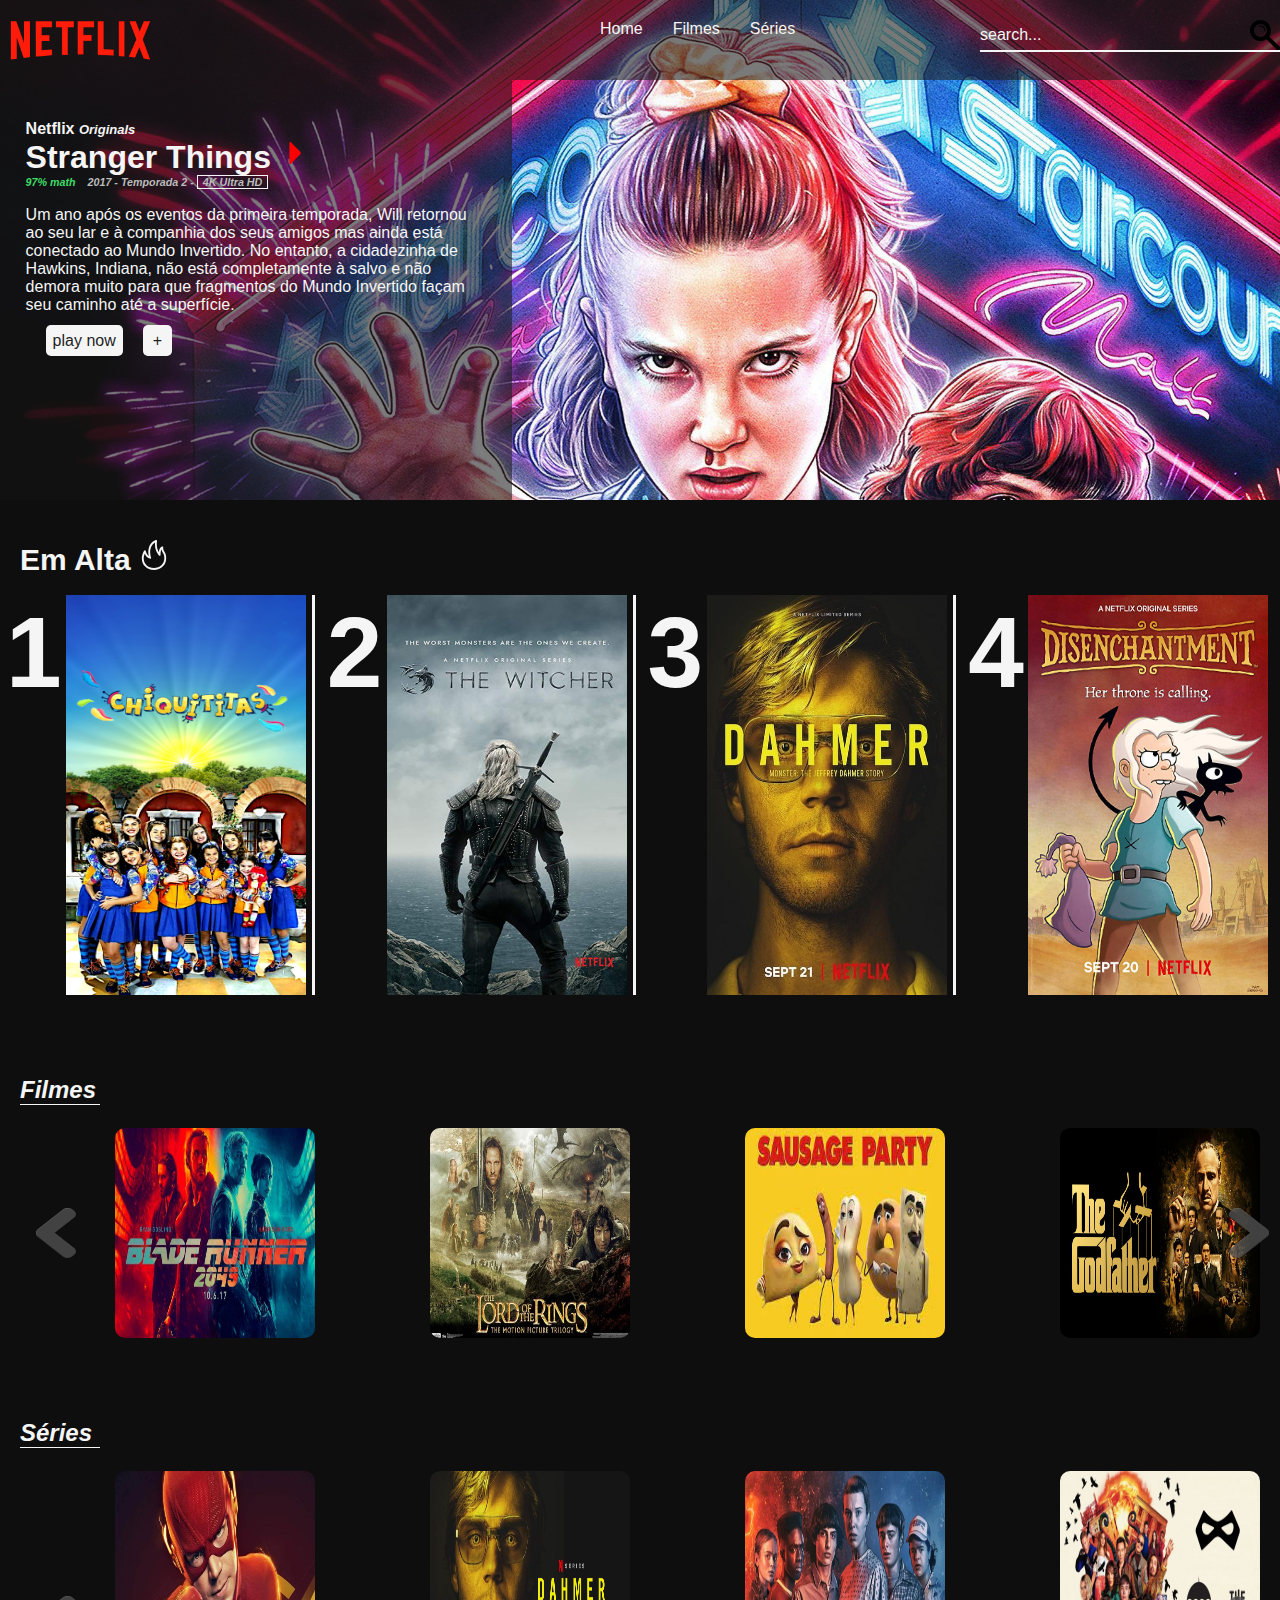
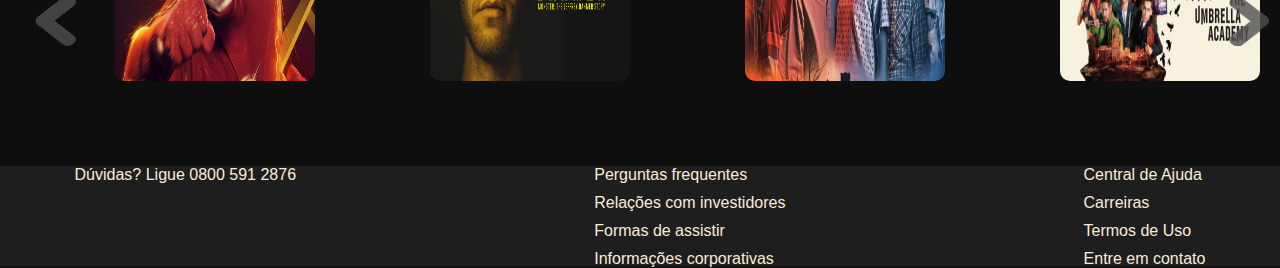
<file: index.html>
<!DOCTYPE html>
<html lang="en">
<head>
    <meta charset="UTF-8">
    <meta name="viewport" content="width=device-width, initial-scale=1.0">
    <title>Document</title>
    <link rel="stylesheet" href="style.css">
</head>
<body>
    <div id="top">
        <div id="menu_superior"> 
            <img src="imagens/logo.png" height="50%" style="margin-top: 20px ; margin-left: 10px; float: left;" alt="">
                <div id="conteudo_menu_sup">
                    <ul>
                        <li id="primeiro"><a href="index.html">Home</a></li>
                        <li><a href="filme.html">Filmes</a></li>
                        <li><a href="serie.html">Séries</a></li>
                    </ul>
                    <input type="text" placeholder="search...">
                </div>
        </div>
        <div id="titulo_destaque">
            <div id="conteudo_dest">
                <h4>Netflix <span>Originals</span></h4>
                <h1>Stranger Things&nbsp;<img src="imagens/triangle-right-svgrepo-com.svg" style="height: 30px;" alt=""></h1>
                <h6>97% math &nbsp;&nbsp;&nbsp;<Span>2017 - Temporada 2 - </Span> <Span class="square">4K Ultra HD</Span></h6><br>
                <p>Um ano após os eventos da primeira temporada, Will retornou ao seu lar e à companhia dos seus amigos mas ainda está conectado ao Mundo Invertido. No entanto, a cidadezinha de Hawkins, Indiana, não está completamente à salvo e não demora muito para que fragmentos do Mundo Invertido façam seu caminho até a superfície.</p>
                <br><a href="serie_modelo.html" id="play">play now</a><a href="" id="plus">+</a>
            </div>
        </div>
        <div id="onfire">
            <h6>Em Alta <img src="imagens/fire-svgrepo-com.svg" style="width: 30px;" stalt=""></h6>
            <br>
            <div id="grade_lugar">
                <div class="lugar"><h2>1</h2><img src="imagens/onfire/chiquititas.jpg" alt=""></div>
                <div class="lugar"><h2>2</h2><img src="imagens/onfire/1012564.entity.jpg" alt=""></div>
                <div class="lugar"><h2>3</h2><img src="imagens/onfire/dahmer-monster-the-jeffrey-dahmer-story-featured-1280x720-1.jpg" alt=""></div>
                <div class="lugar" id="ultimo"><h2>4</h2><img src="imagens/onfire/0249008.jpg" alt=""></div>
            </div>
        </div><br><br>

        <div id="filmes">
            <h2>Filmes</h2><br>
            <div id="seçoes">
                
                <div class="cards-conteiner">
                    
                    <input type="radio" name="dot" id="one">
                    <input type="radio" name="dot" id="two">
    
                    <div class="main-cards">
                        <div class="cards">
                            <div class="card">
                                <div class="content-card">
                                    <div class="img-card">
                                       
                                        <div class="produto">
                                                <img src="imagens/filmes/Blade-Runner-2049-banner.jpg" alt="">                     
                                            <div class="descrisão-produto">
                                                <h1>Blade Runner 2049</h1>

                                                <div id="clasificacao">
                                                <img src="imagens/estrela.png" style="width:15px; height: 15px;" alt="">
                                                <img src="imagens/estrela.png" style="width:15px; height: 15px;" alt="">
                                                <img src="imagens/estrela.png" style="width:15px; height: 15px;" alt="">
                                                <img src="imagens/estrela.png" style="width:15px; height: 15px;" alt="">
                                                <img src="imagens/estrela.png" style="width:15px; height: 15px;" alt="">                                                    
                                                </div>

                                                <p>
                                                    Trinta anos após os acontecimentos do primeiro filme, a humanidade está novamente ameaçada.
                                                </p>
                                            </div> 
                                        </div>
                                        
                                    </div>            
                                </div>
                            </div>
                        </div>
                        <div class="cards">
                            <div class="card">
                                <div class="content-card">
                                    <div class="img-card">
                                       
                                        <div class="produto">
                                                <img src="imagens/filmes/91Ju+9pP9kL._AC_UF894,1000_QL80_.jpg " alt="">                     
                                            <div class="descrisão-produto">
                                                <h1>O Senhor dos Anéis</h1>
                                                <div id="clasificacao">
                                                    <img src="imagens/estrela.png" style="width:15px; height: 15px;" alt="">
                                                    <img src="imagens/estrela.png" style="width:15px; height: 15px;" alt="">
                                                    <img src="imagens/estrela.png" style="width:15px; height: 15px;" alt="">
                                                    <img src="imagens/estrela.png" style="width:15px; height: 15px;" alt="">
                                                    <img src="imagens/estrela.png" style="width:15px; height: 15px;" alt="">                                                    
                                                    </div>
                                                <p>
                                                    Numa terra fantástica e única, chamada Terra-Média, um hobbit recebe de presente de seu tio, um anel mágico e maligno. 
                                                </p>
                                            </div> 
                                        </div>
                                        
                                    </div>            
                                </div>
                            </div>
                        </div>
                        <div class="cards">
                            <div class="card">
                                <div class="content-card">
                                    <div class="img-card">
                                       
                                        <div class="produto">
                                                <img src="imagens/filmes/download (1).jpg " alt="">                     
                                            <div class="descrisão-produto">
                                                <h1>A Festa da Salsicha</h1>
                                                <div id="clasificacao">
                                                    <img src="imagens/estrela.png" style="width:15px; height: 15px;" alt="">
                                                    <img src="imagens/estrela.png" style="width:15px; height: 15px;" alt="">
                                                    <img src="imagens/estrela.png" style="width:15px; height: 15px;" alt="">
                                                  
                                                    </div>
                                                <p>
                                                    Dentro de um supermercado, os alimentos sonham em serem escolhidos pelas pessoas. Mas eles nem suspeitam que serão cortados.
                                                </p>
                                            </div> 
                                        </div>
                                        
                                    </div>            
                                </div>
                            </div>
                        </div>
                        <div class="cards">
                            <div class="card">
                                <div class="content-card">
                                    <div class="img-card">
                                       
                                        <div class="produto">
                                                <img src="imagens/filmes/p6326_v_h8_be.jpg" alt="">                     
                                            <div class="descrisão-produto">
                                                <h1>O Poderoso Chefão</h1>
                                                <div id="clasificacao">
                                                    <img src="imagens/estrela.png" style="width:15px; height: 15px;" alt="">
                                                    <img src="imagens/estrela.png" style="width:15px; height: 15px;" alt="">
                                                    <img src="imagens/estrela.png" style="width:15px; height: 15px;" alt="">
                                                    <img src="imagens/estrela.png" style="width:15px; height: 15px;" alt="">
                                                    <img src="imagens/estrela.png" style="width:15px; height: 15px;" alt="">                                                    
                                                    </div>
                                                <p>
                                                    Em 1945, Don Corleone (Marlon Brando) é o chefe de uma mafiosa família italiana de Nova York. 
                                                </p>
                                            </div> 
                                        </div>
                                        
                                    </div>            
                                </div>
                            </div>
                        </div>
                        
                        <div class="cards">
                            <div class="card">
                                <div class="content-card">
                                    <div class="img-card">
                                       
                                        <div class="produto">
                                                <img src="imagens/filmes/download.jpg" alt="">                     
                                            <div class="descrisão-produto">
                                                <h1>Star Wars Episódio IV</h1>
                                                <div id="clasificacao">
                                                    <img src="imagens/estrela.png" style="width:15px; height: 15px;" alt="">
                                                    <img src="imagens/estrela.png" style="width:15px; height: 15px;" alt="">
                                                    <img src="imagens/estrela.png" style="width:15px; height: 15px;" alt="">
                                                    <img src="imagens/estrela.png" style="width:15px; height: 15px;" alt="">
                                                    <img src="imagens/estrela.png" style="width:15px; height: 15px;" alt="">                                                    
                                                    </div>
                                                <p>
                                                    Luke Skywalker sonha ir para a Academia como seus amigos, mas se vê envolvido em uma guerra intergalática.
                                                </p>
                                            </div> 
                                        </div>
                                        
                                    </div>            
                                </div>
                            </div>
                        </div>
    
                        <div class="cards">
                            <div class="card">
                                <div class="content-card">
                                    <div class="img-card">
                                       
                                        <div class="produto">
                                                <img src="imagens/filmes/maxresdefault.jpg" alt="">                     
                                            <div class="descrisão-produto">
                                                <h1>Shrek 2</h1>
                                                <div id="clasificacao">
                                                    <img src="imagens/estrela.png" style="width:15px; height: 15px;" alt="">
                                                    <img src="imagens/estrela.png" style="width:15px; height: 15px;" alt="">
                                                    <img src="imagens/estrela.png" style="width:15px; height: 15px;" alt="">
                                                    <img src="imagens/estrela.png" style="width:15px; height: 15px;" alt="">
                                                    <img src="imagens/estrela.png" style="width:15px; height: 15px;" alt="">                                                    
                                                    </div>
                                                <p>
                                                    Após se casar com a Princesa Fiona (Cameron Diaz), Shrek (Mike Myers) vive feliz em seu pântano.
                                                </p>
                                            </div> 
                                        </div>
                                        
                                    </div>            
                                </div>
                            </div>
                        </div>
    
                        <div class="cards">
                            <div class="card">
                                <div class="content-card">
                                    <div class="img-card">
                                       
                                        <div class="produto">
                                                <img src="imagens/filmes/medium-300-movie-movie-wall-poster-for-room-with-gloss-original-imag2g3a6xfxsnvz.webp" alt="">                     
                                            <div class="descrisão-produto">
                                                <h1>300: A Ascensão do Império </h1>
                                                <div id="clasificacao">
                                                    <img src="imagens/estrela.png" style="width:15px; height: 15px;" alt="">
                                                    <img src="imagens/estrela.png" style="width:15px; height: 15px;" alt="">
                                                    <img src="imagens/estrela.png" style="width:15px; height: 15px;" alt="">
                                                    <img src="imagens/estrela.png" style="width:15px; height: 15px;" alt="">
                                                    <img src="imagens/estrela.png" style="width:15px; height: 15px;" alt="">                                                    
                                                    </div>
                                                <p>
                                                    Themistokles luta contra as enormes forças Persas, lideradas por Xerxes.
                                                </p>
                                            </div> 
                                        </div>
                                        
                                    </div>            
                                </div>
                            </div>
                        </div>
    
                        <div class="cards">
                            <div class="card">
                                <div class="content-card">
                                    <div class="img-card">
                                       
                                        <div class="produto">
                                                <img src="imagens/filmes/cropped-poster-8.jpg" alt="">                     
                                            <div class="descrisão-produto">
                                                <h1>Gladiador</h1>
                                                <div id="clasificacao">
                                                    <img src="imagens/estrela.png" style="width:15px; height: 15px;" alt="">
                                                    <img src="imagens/estrela.png" style="width:15px; height: 15px;" alt="">
                                                    <img src="imagens/estrela.png" style="width:15px; height: 15px;" alt="">
                                                    <img src="imagens/estrela.png" style="width:15px; height: 15px;" alt="">
                                                    <img src="imagens/estrela.png" style="width:15px; height: 15px;" alt="">                                                    
                                                    </div>
                                                <p>
                                                    Nos dias finais do reinado de Marcus Aurelius, o imperador desperta a ira de seu filho Commodus.
                                                </p>
                                            </div> 
                                        </div>
                                        
                                    </div>            
                                </div>
                            </div>
                        </div>
    
                                                            
                    </div>
                </div>              
                        <div class="button">
                            <label for="one" class="one">
                                <img src="imagens/seta2.png" alt="">
                            </label>
                            <label for="two" class="two">
                                <img src="imagens/seta.png" alt="">
                            </label>
                        </div>
            </div>
        </div>
        <br><br>  
        <div id="series">
            <h2>Séries</h2><br>
            <div id="seçoes_series">
                
                <div class="cards-conteiner_series">
                    
                    <input type="radio" name="dot" id="one_series">
                    <input type="radio" name="dot" id="two_series">
    
                    <div class="main-cards_series">
                        <div class="cards_series">
                            <div class="card_series">
                                <div class="content-card_series">
                                    <div class="img-card_series">
                                       
                                        <div class="produto_series">
                                                <img src="imagens/series/flash.jpg" alt="">                     
                                            <div class="descrisão-produto_series">
                                                <h1>The Flash</h1>

                                                <div id="clasificacao_series">
                                                <img src="imagens/estrela.png" style="width:15px; height: 15px;" alt="">
                                                <img src="imagens/estrela.png" style="width:15px; height: 15px;" alt="">
                                                <img src="imagens/estrela.png" style="width:15px; height: 15px;" alt="">
                                                 
                                                </div>

                                                <p>
                                                    Barry Allan sofre uma descarga elétrica de um raio e ganha o poder de correr a velocidades extraordinários.
                                                </p>
                                            </div> 
                                        </div>
                                        
                                    </div>            
                                </div>
                            </div>
                        </div>
                        <div class="cards_series">
                            <div class="card_series">
                                <div class="content-card_series">
                                    <div class="img-card_series">
                                       
                                        <div class="produto_series">
                                                <img src="imagens/series/imagem-dahmer-para-video.webp" alt="">                     
                                            <div class="descrisão-produto_series">
                                                <h1>Dahmer</h1>

                                                <div id="clasificacao_series">
                                                <img src="imagens/estrela.png" style="width:15px; height: 15px;" alt="">
                                                <img src="imagens/estrela.png" style="width:15px; height: 15px;" alt="">
                                                <img src="imagens/estrela.png" style="width:15px; height: 15px;" alt="">
                                                <img src="imagens/estrela.png" style="width:15px; height: 15px;" alt="">
                                                <img src="imagens/estrela.png" style="width:15px; height: 15px;" alt="">                                                    
                                                </div>

                                                <p>
                                                    Nascido na cidade de Milwaukee, Jeffrey Dahmer aterrorizou o estado de Wisconsin na década de 1980. Além de brutais assassinatos.
                                            </div> 
                                        </div>
                                        
                                    </div>            
                                </div>
                            </div>
                        </div>
                        <div class="cards_series">
                            <div class="card_series">
                                <div class="content-card_series">
                                    <div class="img-card_series">
                                       
                                        <div class="produto_series">
                                                <img src="imagens/series/stranger-things-4-temporada-netflix-foto-divulgacao.jpg" alt="">                     
                                            <div class="descrisão-produto_series">
                                                <h1>Stranger Things</h1>

                                                <div id="clasificacao">
                                                <img src="imagens/estrela.png" style="width:15px; height: 15px;" alt="">
                                                <img src="imagens/estrela.png" style="width:15px; height: 15px;" alt="">
                                                <img src="imagens/estrela.png" style="width:15px; height: 15px;" alt="">
                                                <img src="imagens/estrela.png" style="width:15px; height: 15px;" alt="">
                                                <img src="imagens/estrela.png" style="width:15px; height: 15px;" alt="">                                                    
                                                </div>

                                                <p>
                                                    Will retornou ao seu lar e à companhia dos seus amigos mas ainda está conectado ao Mundo Invertido.
                                                </p>
                                            </div> 
                                        </div>
                                        
                                    </div>            
                                </div>
                            </div>
                        </div>
                        <div class="cards_series">
                            <div class="card_series">
                                <div class="content-card_series">
                                    <div class="img-card_series">
                                       
                                        <div class="produto_series">
                                                <img src="imagens/series/The-Umbrella-Academy-temporada-4-Netflix.jpg" alt="">                     
                                            <div class="descrisão-produto_series">
                                                <h1>The Umbrella Academy</h1>

                                                <div id="clasificacao">
                                                <img src="imagens/estrela.png" style="width:15px; height: 15px;" alt="">
                                                <img src="imagens/estrela.png" style="width:15px; height: 15px;" alt="">
                                                <img src="imagens/estrela.png" style="width:15px; height: 15px;" alt="">
                                                <img src="imagens/estrela.png" style="width:15px; height: 15px;" alt="">
                                                <img src="imagens/estrela.png" style="width:15px; height: 15px;" alt="">                                                    
                                                </div>

                                                <p>
                                                    A série acompanha um grupo superpoderoso de integrantes criados quando crianças para se tornarem heróis.
                                                </p>
                                            </div> 
                                        </div>
                                        
                                    </div>            
                                </div>
                            </div>
                        </div>
                        <div class="cards_series">
                            <div class="card_series">
                                <div class="content-card_series">
                                    <div class="img-card_series">
                                       
                                        <div class="produto_series">
                                                <img src="imagens/series/the-witcher-2.jpg" alt="">                     
                                            <div class="descrisão-produto_series">
                                                <h1>The Witcher</h1>

                                                <div id="clasificacao">
                                                <img src="imagens/estrela.png" style="width:15px; height: 15px;" alt="">
                                                <img src="imagens/estrela.png" style="width:15px; height: 15px;" alt="">
                                                <img src="imagens/estrela.png" style="width:15px; height: 15px;" alt="">
                                                <img src="imagens/estrela.png" style="width:15px; height: 15px;" alt="">
                                                <img src="imagens/estrela.png" style="width:15px; height: 15px;" alt="">                                                    
                                                </div>

                                                <p>
                                                    Geralt de Rívia, um solitário caçador de monstros, luta para achar seu lugar num mundo onde pessoas se mostram perversas.
                                                </p>
                                            </div> 
                                        </div>
                                        
                                    </div>            
                                </div>
                            </div>
                        </div>
                        <div class="cards_series">
                            <div class="card_series">
                                <div class="content-card_series">
                                    <div class="img-card_series">
                                       
                                        <div class="produto_series">
                                                <img src="imagens/series/la-casa-de-papel-5a-temporada-netflix.webp" alt="">                     
                                            <div class="descrisão-produto_series">
                                                <h1>La Casa De Papel</h1>

                                                <div id="clasificacao">
                                                <img src="imagens/estrela.png" style="width:15px; height: 15px;" alt="">
                                                <img src="imagens/estrela.png" style="width:15px; height: 15px;" alt="">
                                                <img src="imagens/estrela.png" style="width:15px; height: 15px;" alt="">
                                                <img src="imagens/estrela.png" style="width:15px; height: 15px;" alt="">
                                                <img src="imagens/estrela.png" style="width:15px; height: 15px;" alt="">                                                    
                                                </div>

                                                <p>
                                                    Oito ladrões se trancam com reféns na Casa da Moeda da Espanha. Seu líder manipula a polícia para realizar um plano. 
                                                </p>
                                            </div> 
                                        </div>
                                        
                                    </div>            
                                </div>
                            </div>
                        </div>
                        <div class="cards_series">
                            <div class="card_series">
                                <div class="content-card_series">
                                    <div class="img-card_series">
                                       
                                        <div class="produto_series">
                                                <img src="imagens/series/naruto-classico2.jpg" alt="">                     
                                            <div class="descrisão-produto_series">
                                                <h1>Naruto</h1>

                                                <div id="clasificacao_series">
                                                <img src="imagens/estrela.png" style="width:15px; height: 15px;" alt="">
                                                <img src="imagens/estrela.png" style="width:15px; height: 15px;" alt="">
                                                <img src="imagens/estrela.png" style="width:15px; height: 15px;" alt="">
                                                <img src="imagens/estrela.png" style="width:15px; height: 15px;" alt="">
                                                <img src="imagens/estrela.png" style="width:15px; height: 15px;" alt="">                                                    
                                                </div>

                                                <p>
                                                    Naruto é uma criança que vive em Konoha, a vila ninja do País do Fogo. E sonha em se tornar um ninja poderoso, e se virar um Hokage.
                                                </p>
                                            </div> 
                                        </div>
                                        
                                    </div>            
                                </div>
                            </div>
                        </div>
                        <div class="cards_series">
                            <div class="card_series">
                                <div class="content-card_series">
                                    <div class="img-card_series">
                                       
                                        <div class="produto_series">
                                                <img src="imagens/series/Vikings-vikings_season_2.jpg" alt="">                     
                                            <div class="descrisão-produto_series">
                                                <h1>Vikings</h1>

                                                <div id="clasificacao">
                                                <img src="imagens/estrela.png" style="width:15px; height: 15px;" alt="">
                                                <img src="imagens/estrela.png" style="width:15px; height: 15px;" alt="">
                                                <img src="imagens/estrela.png" style="width:15px; height: 15px;" alt="">
                                                <img src="imagens/estrela.png" style="width:15px; height: 15px;" alt="">
                                                <img src="imagens/estrela.png" style="width:15px; height: 15px;" alt="">                                                    
                                                </div>

                                                <p>
                                                    A história acompanha as aventuras do guerreiro nórdico Ragnar Lodbrok, figura histórica que viveu no período Medieval.
                                                </p>
                                            </div> 
                                        </div>
                                        
                                    </div>            
                                </div>
                            </div>
                        </div>
                        
                        </div>
    
                                                            
                    </div>
                </div>              
                        <div class="button_series">
                            <label for="one_series" class="one_series">
                                <img src="imagens/seta2.png" alt="">
                            </label>
                            <label for="two_series" class="two_series">
                                <img src="imagens/seta.png" alt="">
                            </label>
                        </div>
            </div>    
            
            <div id="rodape">
                <p>Dúvidas? Ligue 0800 591 2876</p> 
                <br><br>
                <div>
                <ul>
                    <li>Perguntas frequentes</li>
                    <li>Relações com investidores</li>
                    <li>Formas de assistir</li>
                    <li>Informações corporativas</li>
                </ul>
                </div>
                <br>
                <div>
                <ul>
                    <li>Central de Ajuda</li>
                    <li>Carreiras</li>
                    <li>Termos de Uso</li>
                    <li>Entre em contato</li>
                </ul>
                </div>
                </div>
            </div>
        </div>

    </div>

</body>
</html>
</file>
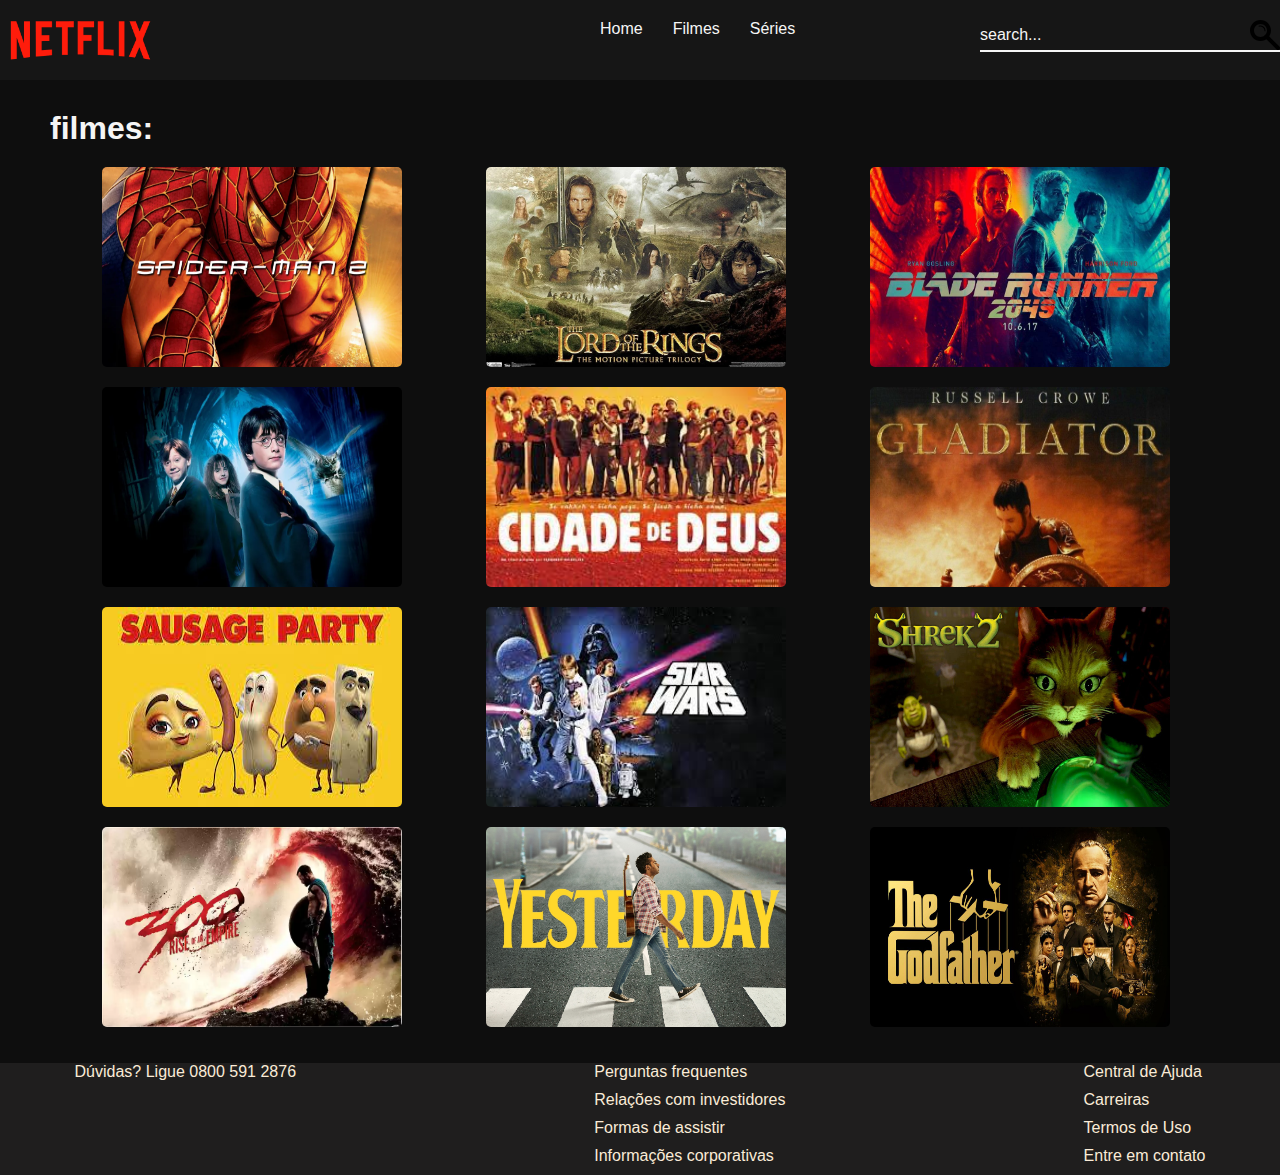
<file: filme.html>
<!DOCTYPE html>
<html lang="en">
<head>
    <meta charset="UTF-8">
    <meta name="viewport" content="width=device-width, initial-scale=1.0">
    <title>Document</title>
    <link rel="stylesheet" href="filmes.css">
</head>
<body>
    <div id="menu_superior"> 
        <img src="imagens/logo.png" height="50%" style="margin-top: 20px ; margin-left: 10px; float: left;" alt="">
            <div id="conteudo_menu_sup">
                <ul>
                    <li id="primeiro"><a href="index.html">Home</a></li>
                    <li><a href="filme.html">Filmes</a></li>
                    <li><a href="serie.html">Séries</a></li>
                </ul>
                <input type="text" placeholder="search...">
            </div>
    </div>
    <div id="conteudo">
        <h1>filmes:</h1>
    <div id="grade_filme">
        <div id="filme"><a href="filme_modelo.html"><img src="imagens/filmes/02_spider-man_2.webp" alt=""></a></div>
        <div id="filme"><a href=""><img src="imagens/filmes/91Ju+9pP9kL._AC_UF894,1000_QL80_.jpg" alt=""></a></div>
        <div id="filme"><a href=""><img src="imagens/filmes/Blade-Runner-2049-banner.jpg" alt=""></a></div>
        <div id="filme"><a href=""><img src="imagens/filmes/capa11.webp" alt=""></a></div>
        <div id="filme"><a href=""><img src="imagens/filmes/cidade.jpg" alt=""></a></div>
        <div id="filme"><a href=""><img src="imagens/filmes/cropped-poster-8.jpg" alt=""></a></div>
        <div id="filme"><a href=""><img src="imagens/filmes/download (1).jpg" alt=""></a></div>
        <div id="filme"><a href=""><img src="imagens/filmes/download.jpg" alt=""></a></div>
        <div id="filme"><a href=""><img src="imagens/filmes/maxresdefault.jpg" alt=""></a></div>
        <div id="filme"><a href=""><img src="imagens/filmes/medium-300-movie-movie-wall-poster-for-room-with-gloss-original-imag2g3a6xfxsnvz.webp" alt=""></a></div>
        <div id="filme"><a href=""><img src="imagens/filmes/movie.jpg" alt=""></a></div>
        <div id="filme"><a href=""><img src="imagens/filmes/p6326_v_h8_be.jpg" alt=""></a></div>
    </div>    

    </div>
    <br><br>
    <div id="rodape">
        <p>Dúvidas? Ligue 0800 591 2876</p> 
        <br><br>
        <div>
        <ul>
            <li>Perguntas frequentes</li>
            <li>Relações com investidores</li>
            <li>Formas de assistir</li>
            <li>Informações corporativas</li>
        </ul>
        </div>
        <br>
        <div>
        <ul>
            <li>Central de Ajuda</li>
            <li>Carreiras</li>
            <li>Termos de Uso</li>
            <li>Entre em contato</li>
        </ul>
        </div>
        </div>
    </div>
</body>
</html>
</file>
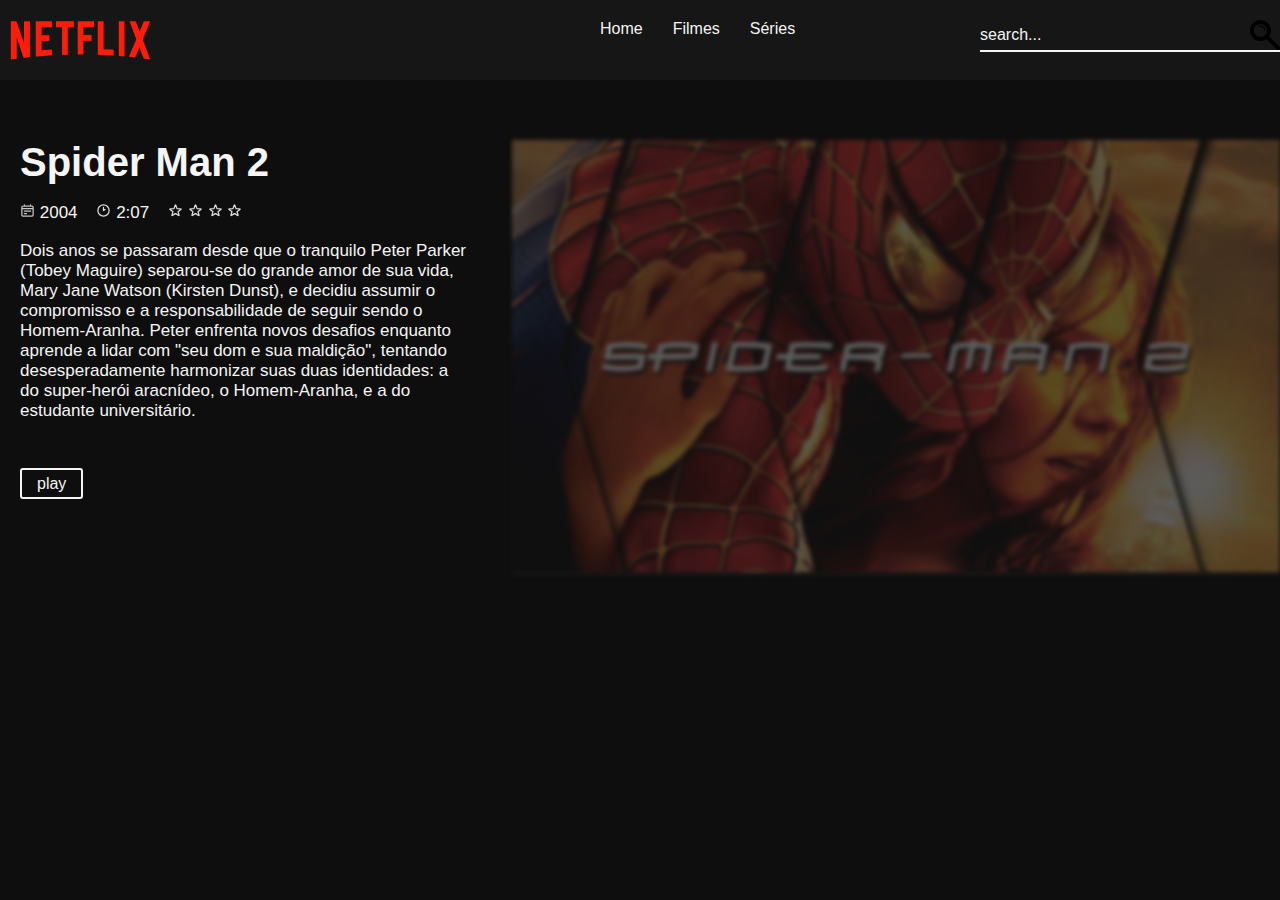
<file: filme_modelo.html>
<!DOCTYPE html>
<html lang="en">
<head>
    <meta charset="UTF-8">
    <meta name="viewport" content="width=device-width, initial-scale=1.0">
    <title>Document</title>
    <link rel="stylesheet" href="modelo.css">
</head>
<body>
    
    <div id="menu_superior"> 
        <img src="imagens/logo.png" height="50%" style="margin-top: 20px ; margin-left: 10px; float: left;" alt="">
            <div id="conteudo_menu_sup">
                <ul>
                    <li id="primeiro"><a href="index.html">Home</a></li>
                    <li><a href="filme.html">Filmes</a></li>
                    <li><a href="serie.html">Séries</a></li>
                </ul>
                <input type="text" placeholder="search...">
            </div>
    </div>

    <div id="conteudo">
        <div id="descricao">
            <h3>Spider Man 2</h3><br>
            <p><img src="imagens/calendar-lines-svgrepo-com (1).svg" style="width: 15px;" alt="">&nbsp;2004
                &nbsp;&nbsp;&nbsp;<img src="imagens/clock-two-svgrepo-com.svg" style="width: 15px;" alt="">&nbsp;2:07 
                &nbsp;&nbsp;&nbsp;<img src="imagens/star-sharp-svgrepo-com.svg" style="width: 15px;" alt="">&nbsp;<img src="imagens/star-sharp-svgrepo-com.svg" style="width: 15px;" alt="">&nbsp;<img src="imagens/star-sharp-svgrepo-com.svg" style="width: 15px;" alt="">&nbsp;<img src="imagens/star-sharp-svgrepo-com.svg" style="width: 15px;" alt=""></p>
            <br>
            <p>
                Dois anos se passaram desde que o tranquilo Peter Parker (Tobey Maguire) separou-se do grande amor de sua vida, Mary Jane Watson (Kirsten Dunst), e decidiu assumir o compromisso e a responsabilidade de seguir sendo o Homem-Aranha. Peter enfrenta novos desafios enquanto aprende a lidar com "seu dom e sua maldição", tentando desesperadamente harmonizar suas duas identidades: a do super-herói aracnídeo, o Homem-Aranha, e a do estudante universitário.
            </p>    
            <br><br><br>
            <a href="" id="play">play</a>    
        </div>
        <div id=poster>
            <img src="imagens/filmes/02_spider-man_2.webp" alt="">
        </div>
    </div>
</body>
</html>
</file>
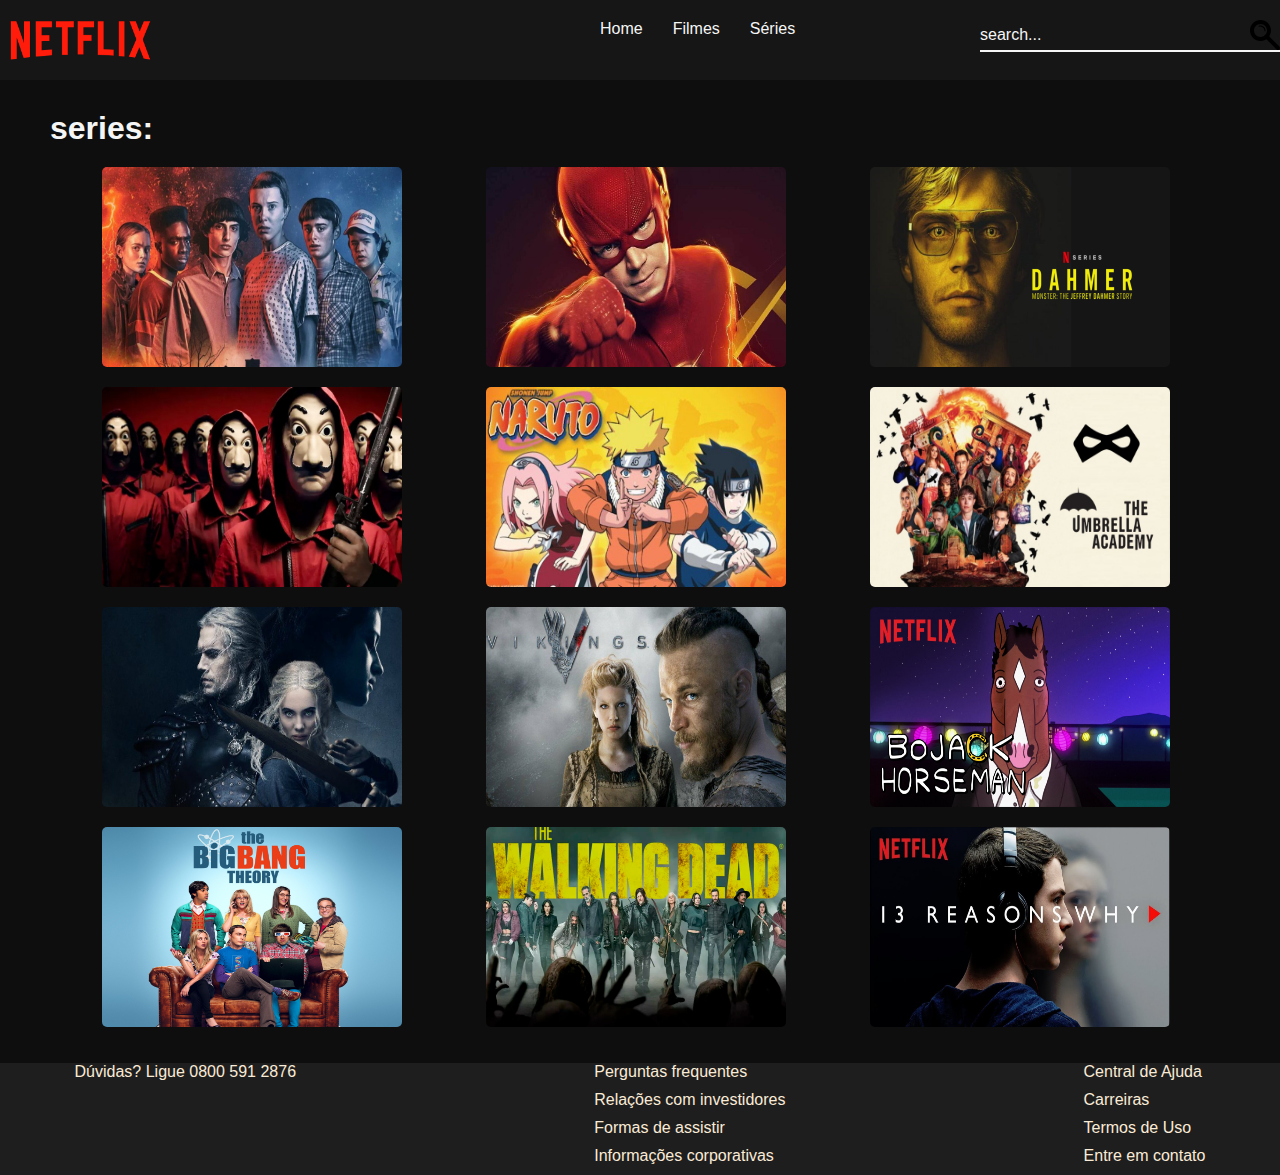
<file: serie.html>
<!DOCTYPE html>
<html lang="en">
<head>
    <meta charset="UTF-8">
    <meta name="viewport" content="width=device-width, initial-scale=1.0">
    <title>Document</title>
    <link rel="stylesheet" href="series.css">
</head>
<body>
    <div id="menu_superior"> 
        <img src="imagens/logo.png" height="50%" style="margin-top: 20px ; margin-left: 10px; float: left;" alt="">
            <div id="conteudo_menu_sup">
                <ul>
                    <li id="primeiro"><a href="index.html">Home</a></li>
                    <li><a href="filme.html">Filmes</a></li>
                    <li><a href="serie.html">Séries</a></li>
                </ul>
                <input type="text" placeholder="search...">
            </div>
    </div>

    <div id="conteudo">
        <h1>series:</h1>
    <div id="grade_serie">
        <div id="serie"><a href="serie_modelo.html"><img src="imagens/series/stranger-things-4-temporada-netflix-foto-divulgacao.jpg" alt=""></a></div>
        <div id="serie"><a href=""><img src="imagens/series/flash.jpg" alt=""></a></div>
        <div id="serie"><a href=""><img src="imagens/series/imagem-dahmer-para-video.webp" alt=""></a></div>
        <div id="serie"><a href=""><img src="imagens/series/la-casa-de-papel-5a-temporada-netflix.webp" alt=""></a></div>
        <div id="serie"><a href=""><img src="imagens/series/naruto-classico2.jpg" alt=""></a></div>
        <div id="serie"><a href=""><img src="imagens/series/The-Umbrella-Academy-temporada-4-Netflix.jpg" alt=""></a></div>
        <div id="serie"><a href=""><img src="imagens/series/the-witcher-2.jpg" alt=""></a></div>
        <div id="serie"><a href=""><img src="imagens/series/Vikings-vikings_season_2.jpg" alt=""></a></div>
        <div id="serie"><a href=""><img src="imagens/series/maxresdefault.jpg" alt=""></a></div>
        <div id="serie"><a href=""><img src="imagens/series/the big.jpg" alt=""></a></div>
        <div id="serie"><a href=""><img src="imagens/series/the-walking-dead-20-anos-1h7zt6cx1acs8.webp" alt=""></a></div>
        <div id="serie"><a href=""><img src="imagens/series/maxresdefault (1).jpg" alt=""></a></div>
    </div>    

    </div>    
    <br><br>
    <div id="rodape">
        <p>Dúvidas? Ligue 0800 591 2876</p> 
        <br><br>
        <div>
        <ul>
            <li>Perguntas frequentes</li>
            <li>Relações com investidores</li>
            <li>Formas de assistir</li>
            <li>Informações corporativas</li>
        </ul>
        </div>
        <br>
        <div>
        <ul>
            <li>Central de Ajuda</li>
            <li>Carreiras</li>
            <li>Termos de Uso</li>
            <li>Entre em contato</li>
        </ul>
        </div>
        </div>
    </div>
</body>
</html>
</file>
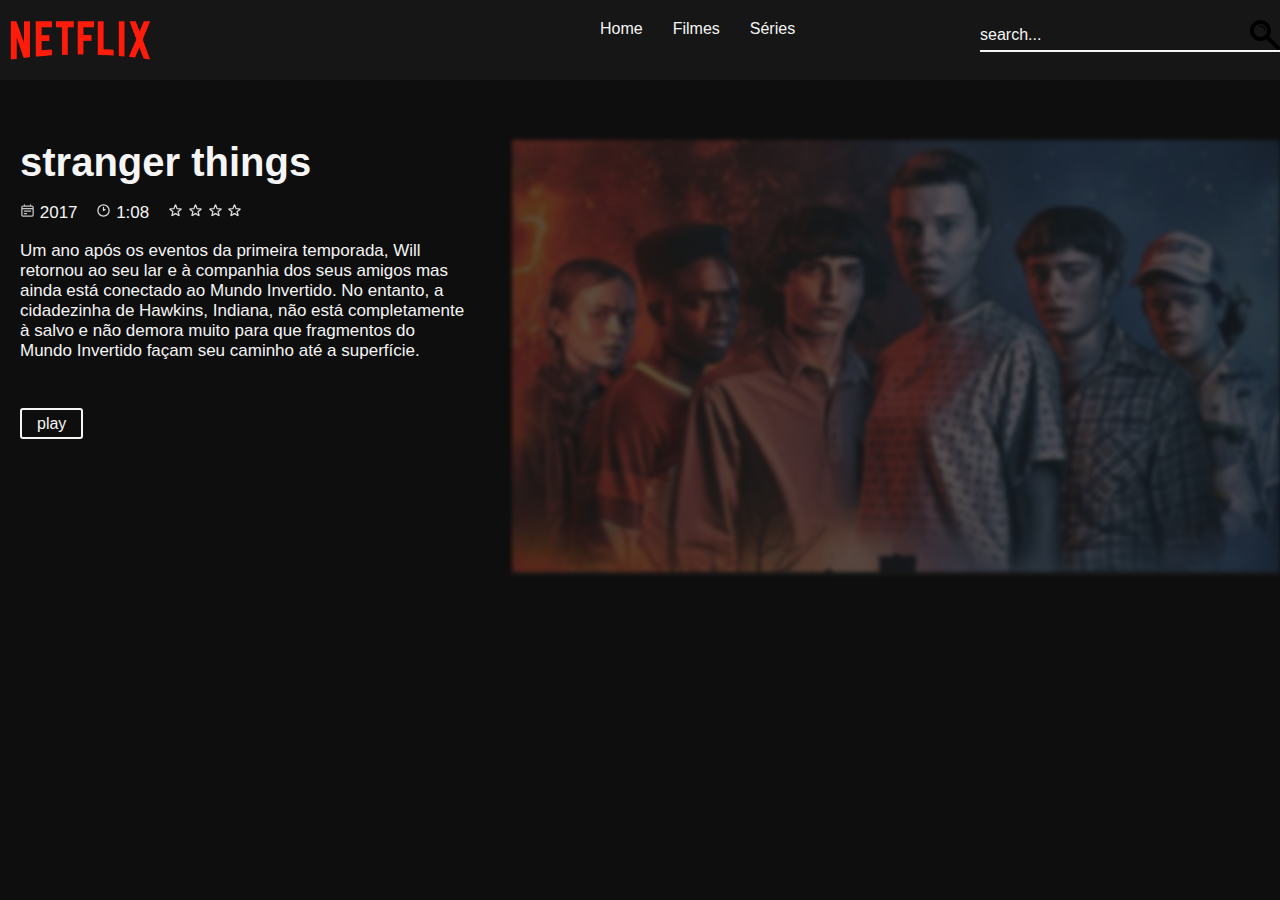
<file: serie_modelo.html>
<!DOCTYPE html>
<html lang="en">
<head>
    <meta charset="UTF-8">
    <meta name="viewport" content="width=device-width, initial-scale=1.0">
    <title>Document</title>
    <link rel="stylesheet" href="modelo.css">
</head>
<body>
    
    <div id="menu_superior"> 
        <img src="imagens/logo.png" height="50%" style="margin-top: 20px ; margin-left: 10px; float: left;" alt="">
            <div id="conteudo_menu_sup">
                <ul>
                    <li id="primeiro"><a href="index.html">Home</a></li>
                    <li><a href="filme.html">Filmes</a></li>
                    <li><a href="serie.html">Séries</a></li>
                </ul>
                <input type="text" placeholder="search...">
            </div>
    </div>

    <div id="conteudo">
        <div id="descricao">
            <h3>stranger things</h3><br>
            <p><img src="imagens/calendar-lines-svgrepo-com (1).svg" style="width: 15px;" alt="">&nbsp;2017
                &nbsp;&nbsp;&nbsp;<img src="imagens/clock-two-svgrepo-com.svg" style="width: 15px;" alt="">&nbsp;1:08 
                &nbsp;&nbsp;&nbsp;<img src="imagens/star-sharp-svgrepo-com.svg" style="width: 15px;" alt="">&nbsp;<img src="imagens/star-sharp-svgrepo-com.svg" style="width: 15px;" alt="">&nbsp;<img src="imagens/star-sharp-svgrepo-com.svg" style="width: 15px;" alt="">&nbsp;<img src="imagens/star-sharp-svgrepo-com.svg" style="width: 15px;" alt=""></p>
            <br>
            <p>
                Um ano após os eventos da primeira temporada, Will retornou ao seu lar e à companhia dos seus amigos mas ainda está conectado ao Mundo Invertido. No entanto, a cidadezinha de Hawkins, Indiana, não está completamente à salvo e não demora muito para que fragmentos do Mundo Invertido façam seu caminho até a superfície.            </p>    
            <br><br><br>
            <a href="" id="play">play</a>    
        </div>
        <div id=poster>
            <img src="imagens/series/stranger-things-4-temporada-netflix-foto-divulgacao.jpg" alt="">
        </div>
    </div>
</body>
</html>
</file>
<file: style.css>
*{
    margin: 0px;
    padding: 0px;
}

body{
    font-family: Arial, Helvetica, sans-serif;
    background-color: rgb(14, 14, 14);
}
#top{
    height: 500px;
    background-image: url(imagens/strenger.jpg);
    background-size: cover;
    background-attachment: fixed;
}

#menu_superior{
    background-color: rgba(29, 29, 29, 0.575);
    height: 80px;
}
#conteudo_menu_sup{
    width: 700px;
    float: right;
    margin-top: 20px;    
    display: flex;
    justify-content: space-between;

}

#primeiro{
    margin-left: 0px;
}
#conteudo_menu_sup ul {
    list-style: none;
    display: flex;
}

#conteudo_menu_sup ul li{
    margin-right: 10px;
}

#conteudo_menu_sup a{
    text-decoration: none;
    color: whitesmoke;
    font-size: 16px;
    margin-left: 20px;
}
#conteudo_menu_sup a:hover{
    color: rgb(197, 196, 196);
}

#conteudo_menu_sup input{
    border:0px;
    border-bottom: 2px solid whitesmoke;
    margin-left: 20px;
    float: right;
    height: 30px;
    width: 300px;
    background-image: url(imagens/search-svgrepo-com.svg);
    background-size: 30px;
    background-repeat: no-repeat;
    background-position: right;
    background-color: rgba(0, 0, 0, 0);
}

#conteudo_menu_sup input::placeholder{
    font-size: 16px;
    color: whitesmoke;
}
#titulo_destaque{
    width: 40vw;
    height: 76%;
    background-color: rgba(29, 29, 29, 0.575);
    padding-top: 40px;
}
#conteudo_dest{
    width: 90%;
    font-family: Verdana, Geneva, Tahoma, sans-serif;
    margin-left: auto;
    margin-right: auto;
    color: whitesmoke;

}

#conteudo_dest h4 span{
    font-size: small;
    font-style: italic;
}
#conteudo_dest h6{
    color: rgb(61, 219, 101);
    font-style: italic;
}
#conteudo_dest h6 span{
    color: rgb(187, 187, 187);
}

.square{
    border: solid whitesmoke 1px;
    padding-right: 5px;
    padding-left: 5px;
}
#play{
    text-decoration: none;
    background-color: whitesmoke;
    color: rgb(31, 31, 31);
    border-radius: 5px;
    padding: 7px;
    margin-left: 20px;
}
#plus{
    text-decoration: none;
    background-color: whitesmoke;
    color: rgb(31, 31, 31);
    border-radius: 5px;
    padding: 7px;
    padding-left: 10px;
    padding-right: 10px;
    margin-left: 20px;
}
#play:hover{
    padding-left: 10px;
    padding-right: 1px;
    background-color: red;
    color: whitesmoke;
    font-style: oblique;
}
#plus:hover{
    padding-left: 15px;
    padding-right: 15px;
    background-color: red;
    color: whitesmoke;
    font-style: oblique;
}

#onfire{
    margin-top: 30px;
    padding-top: 10px;

    height: 500px;
    color: whitesmoke;
}

#onfire h6{
    font-size: 30px;
    padding-left: 20px;
}

#onfire #grade_lugar{    
    display: flex;
    justify-content: space-around;
}

.lugar{ 
    border-right: 3px solid whitesmoke;
    padding-right: 6px;
    width: 300px;
    height: 80%;
}
.lugar h2{
    display: inline;
    font-size: 100px;
}
.lugar img{
    width: 240px;
    height: 400px;
    float: right;    
}
#ultimo{
    border: none;
}
/**********/

#seções{
    background: rgba(45, 45, 44, 0.27);
    border-radius: 13px;
    box-shadow: 0 4px 30px rgba(0, 0, 0, 0.1);
    backdrop-filter: blur(3.7px);
    -webkit-backdrop-filter: blur(3.7px);    
    border: 1px solid rgba(45, 45, 44, 0.39);

    width: 60%;
    height: 100px;
    margin-top: 350px;
    margin-left: 60%;
    display: flex;    
    flex-wrap: wrap;

    justify-content: space-around;
}

#filmes h2{
    color: whitesmoke;
    margin-left: 20px;
    border-bottom: 1px solid whitesmoke;
    font-style: italic;
    width: 80px;
}

#produtos{
    height: 100px;
    width: 200px;
    text-align: center;

}

#produtos img{
    width: 60px;
    margin-top: 4px;

}

#produtos p{
    display: inline-block;
    font-size: 16px;
}

#seções a{
    color: rgb(43, 42, 42);
}

#seções a:hover img{
    border: solid rgba(200, 245, 178, 0.884) 2px;
    border-radius: 100%;
    
}

#mercadorias{
    height: 450px;
    margin-top: 20px;
    padding-top: 100px;
    padding-left: 4px;
    background-color: rgb(224, 224, 224);
   
}

#seçoes{
    height: 260px;
    font-family: Arial, Helvetica, sans-serif;    
}

.titulos h2{
    width: 100px;
    border-bottom: 4px solid black;
}

.cards-conteiner{
    display:flex;    
    overflow: hidden;

}

.cards .card .content-card{
    height: 210px;
    width: 200px;

}

.main-cards {
       
    display: flex;
    justify-content: space-around;   
    transition: all 3s ease;
}

.cards{
    margin-left: 115px;  
    margin-top: 5px; 
    border-radius: 10px;
}
.button{
    display: flex;
    justify-content: center;
    margin: 20px;
}

.button img{
    width: 40px;
    height: 50px;
    opacity: 80%;
}

.button label{
    height: 15px;
    width: 15px;
}

.button label.one{
    float: right;
    margin-top: -150px;
    margin-right: 95%;

}

.button label.two{

    float: right;
    margin-top: -150px;

}

.cards-conteiner input {
    display: none;
} 

#two:checked ~ .main-cards{
    margin-left: -100%;
}

.produto{
    position: relative;
    overflow: hidden; 
}

.produto img{
    height: 210px;
    width: 200px;
    border-radius: 10px;    

}

.descrisão-produto{   
    background-color: rgba(27, 27, 27, 0.521);
    box-shadow: 0 4px 30px rgba(0, 0, 0, 0.1);
    backdrop-filter: blur(5px);
    -webkit-backdrop-filter: blur(5px);
    border: 1px solid rgba(57, 55, 55, 0.38);

    position: absolute;
    bottom: 3px;
    height: 210px;
    width: 200px;
    border-radius: 10px;        
    opacity: 0;
}

.descrisão-produto h1{
    color: rgb(223, 223, 223);
    margin-bottom: 10px;
    margin-top: 20px;
    margin-left: 20px;
    font-size: 20px;
    transform: rotateY(30px);
    transition: 0.5s;
    opacity: 0;
}

.descrisão-produto p{
    margin-top: 4px;
    margin-left: 9%;
    width: 80%;
    color: rgb(223, 223, 223);
    transform: rotateY(30px);
    transition: 0.5s;
    opacity: 0;
}

.produto:hover .descrisão-produto{
    opacity: 1;
}

.produto:hover .descrisão-produto p{
    opacity: 1;
}

.produto:hover .descrisão-produto h1{
    opacity: 1;
}
#clasificacao{
    width: 100px;
    margin-left: auto;
    margin-right: auto;
}

/**************************************************************/
#seções_series{
    background: rgba(45, 45, 44, 0.27);
    border-radius: 13px;
    box-shadow: 0 4px 30px rgba(0, 0, 0, 0.1);
    backdrop-filter: blur(3.7px);
    -webkit-backdrop-filter: blur(3.7px);    
    border: 1px solid rgba(45, 45, 44, 0.39);

    width: 60%;
    height: 100px;
    margin-top: 350px;
    margin-left: 60%;
    display: flex;    
    flex-wrap: wrap;

    justify-content: space-around;
}

#series h2{
    color: whitesmoke;
    margin-left: 20px;
    border-bottom: 1px solid whitesmoke;
    font-style: italic;
    width: 80px;
}

#produtos_series{
    height: 100px;
    width: 90px;
    text-align: center;

}

#produtos_series img{
    width: 60px;
    margin-top: 4px;

}

#produtos_series p{
    display: inline-block;
    font-size: 16px;
}

#seções_series a{
    color: rgb(43, 42, 42);
}

#seções_series a:hover img{
    border: solid rgba(200, 245, 178, 0.884) 2px;
    border-radius: 100%;
    
}

#mercadorias_series{
    height: 450px;
    margin-top: 20px;
    padding-top: 100px;
    padding-left: 4px;
    background-color: rgb(224, 224, 224);
   
}

#seçoes_series{
    height: 260px;
    font-family: Arial, Helvetica, sans-serif;    
}

.titulos_series h2{
    width: 100px;
    border-bottom: 4px solid black;
}

.cards-conteiner_series{
    display:flex;    
    overflow: hidden;

}

.cards_series .card_series .content-card_series{
    height: 210px;
    width: 200px;

}

.main-cards_series {
       
    display: flex;
    justify-content: space-around;   
    transition: all 3s ease;
}

.cards_series{
    margin-left: 115px;  
    margin-top: 5px; 
    border-radius: 10px;
}
.button_series{
    display: flex;
    justify-content: center;
    margin: 20px;
}

.button_series img{
    width: 40px;
    height: 50px;
    opacity: 80%;
}

.button_series label{
    height: 15px;
    width: 15px;
}

.button_series label.one_series{
    float: right;
    margin-top: -150px;
    margin-right: 95%;

}

.button_series label.two_series{

    float: right;
    margin-top: -150px;

}

.cards-conteiner_series input {
    display: none;
} 

#two_series:checked ~ .main-cards_series{
    margin-left: -100%;
}

.produto_series{
    position: relative;
    overflow: hidden; 
}

.produto_series img{
    height: 210px;
    width: 200px;
    border-radius: 10px;    

}

.descrisão-produto_series{   
    background-color: rgba(27, 27, 27, 0.521);
    box-shadow: 0 4px 30px rgba(0, 0, 0, 0.1);
    backdrop-filter: blur(5px);
    -webkit-backdrop-filter: blur(5px);
    border: 1px solid rgba(57, 55, 55, 0.38);

    position: absolute;
    bottom: 3px;
    height: 210px;
    width: 200px;
    border-radius: 10px;        
    opacity: 0;
}

.descrisão-produto_series h1{
    color: rgb(223, 223, 223);
    margin-bottom: 10px;
    margin-top: 20px;
    margin-left: 20px;
    font-size: 20px;
    transform: rotateY(30px);
    transition: 0.5s;
    opacity: 0;
}

.descrisão-produto_series p{
    margin-top: 4px;
    margin-left: 9%;
    width: 80%;
    color: rgb(223, 223, 223);
    transform: rotateY(30px);
    transition: 0.5s;
    opacity: 0;
}

.produto_series:hover .descrisão-produto_series{
    opacity: 1;
}

.produto_series:hover .descrisão-produto_series p{
    opacity: 1;
}

.produto_series:hover .descrisão-produto_series h1{
    opacity: 1;
}
#clasificacao_series{
    width: 100px;
    margin-left: auto;
    margin-right: auto;
}
#rodape{
    background-color: rgb(31, 30, 30);
    height: 100px;
    color: antiquewhite;
   
    display: flex;
    justify-content: space-around;
}

#rodape ul li{ cursor: pointer;
    list-style: none;
    margin-bottom: 10px;
}
</file>
<file: filmes.css>
*{
    margin: 0px;
    padding: 0px;
}

body{
    font-family: Arial, Helvetica, sans-serif;
    background-color: rgb(14, 14, 14);
}
#top{
    height: 500px;
    background-image: url(imagens/strenger.jpg);
    background-size: cover;
    background-attachment: fixed;
}
#menu_superior{
    background-color: rgba(29, 29, 29, 0.575);
    height: 80px;
}
#conteudo_menu_sup{
    width: 700px;
    float: right;
    margin-top: 20px;    
    display: flex;
    justify-content: space-between;

}

#primeiro{
    margin-left: 0px;
}
#conteudo_menu_sup ul {
    list-style: none;
    display: flex;
}

#conteudo_menu_sup ul li{
    margin-right: 10px;
}

#conteudo_menu_sup a{
    text-decoration: none;
    color: whitesmoke;
    font-size: 16px;
    margin-left: 20px;
}
#conteudo_menu_sup a:hover{
    color: rgb(197, 196, 196);
}
#conteudo_menu_sup input{
    border:0px;
    border-bottom: 2px solid whitesmoke;
    margin-left: 20px;
    float: right;
    height: 30px;
    width: 300px;
    background-image: url(imagens/search-svgrepo-com.svg);
    background-size: 30px;
    background-repeat: no-repeat;
    background-position: right;
    background-color: rgba(0, 0, 0, 0);
}

#conteudo_menu_sup input::placeholder{
    font-size: 16px;
    color: whitesmoke;
}
#conteudo{
    width: 90%;
    margin-left: 50px;
    margin-top: 30px;
}

#conteudo h1{
    color: whitesmoke;
}

#grade_filme{
    display: flex;
    color: whitesmoke;
    justify-content: space-around;
    flex-wrap: wrap;
    flex-direction: row;
}

#filme{
    width: 300px;
    margin-left: 20px;
    margin-top: 20px;
    height: 200px;
}

#filme img{
    width: 100%;
    border-radius: 5px;
    height: 100%;
}

#filme:hover{
    border: solid whitesmoke 2px;
    border-radius: 10px;
    padding: 1px;
    cursor: pointer;
}

#rodape{
    background-color: rgb(31, 30, 30);
    height: 100%;
    color: antiquewhite;
   
    display: flex;
    justify-content: space-around;
}

#rodape ul li{ cursor: pointer;
    list-style: none;
    margin-bottom: 10px;
}
</file>
<file: modelo.css>
*{
    margin: 0px;
    padding: 0px;
}

body{
    font-family: Arial, Helvetica, sans-serif;
    background-color: rgb(14, 14, 14);
}
#top{
    height: 500px;
    background-image: url(imagens/strenger.jpg);
    background-size: cover;
    background-attachment: fixed;
}
#menu_superior{
    background-color: rgba(29, 29, 29, 0.575);
    height: 80px;
}
#conteudo_menu_sup{
    width: 700px;
    float: right;
    margin-top: 20px;    
    display: flex;
    justify-content: space-between;

}

#primeiro{
    margin-left: 0px;
}
#conteudo_menu_sup ul {
    list-style: none;
    display: flex;
}

#conteudo_menu_sup ul li{
    margin-right: 10px;
}

#conteudo_menu_sup a{
    text-decoration: none;
    color: whitesmoke;
    font-size: 16px;
    margin-left: 20px;
}
#conteudo_menu_sup a:hover{
    color: rgb(197, 196, 196);
}
#conteudo_menu_sup input{
    border:0px;
    border-bottom: 2px solid whitesmoke;
    margin-left: 20px;
    float: right;
    height: 30px;
    width: 300px;
    background-image: url(imagens/search-svgrepo-com.svg);
    background-size: 30px;
    background-repeat: no-repeat;
    background-position: right;
    background-color: rgba(0, 0, 0, 0);
}

#conteudo_menu_sup input::placeholder{
    font-size: 16px;
    color: whitesmoke;
}

#conteudo{
    margin-top: 60px;
}

#descricao{
    display: inline;
    float: left;
    margin-left: 20px;
    color: whitesmoke;
    width: 35%;
}

#descricao h3{
    font-size: 40px;
}

#descricao p{
    font-size: 17px;
}

#poster{
    width: 60%;
    float: right;
    display: inline;
    background: rgba(45, 45, 44, 0.27);
    filter: blur(2px);
    -webkit-filter: blur(2px);

}
#poster img{
    width: 100%;
    opacity: 30%;

}

#play{
    text-decoration: none;
    color: whitesmoke;
    border: solid whitesmoke 2px;
    padding: 5px 15px;
    border-radius: 3px;

}

#play:hover{
    text-decoration: none;
    color: whitesmoke;
    background-color: rgb(241, 25, 25);
    border: none;
    border-radius: 3px;
    padding: 8px 18px;
}
</file>
<file: series.css>
*{
    margin: 0px;
    padding: 0px;
}

body{
    font-family: Arial, Helvetica, sans-serif;
    background-color: rgb(14, 14, 14);
}
#top{
    height: 500px;
    background-image: url(imagens/strenger.jpg);
    background-size: cover;
    background-attachment: fixed;
}
#menu_superior{
    background-color: rgba(29, 29, 29, 0.575);
    height: 80px;
}
#conteudo_menu_sup{
    width: 700px;
    float: right;
    margin-top: 20px;    
    display: flex;
    justify-content: space-between;

}

#primeiro{
    margin-left: 0px;
}
#conteudo_menu_sup ul {
    list-style: none;
    display: flex;
}

#conteudo_menu_sup ul li{
    margin-right: 10px;
}

#conteudo_menu_sup a{
    text-decoration: none;
    color: whitesmoke;
    font-size: 16px;
    margin-left: 20px;
}
#conteudo_menu_sup a:hover{
    color: rgb(197, 196, 196);
}
#conteudo_menu_sup input{
    border:0px;
    border-bottom: 2px solid whitesmoke;
    margin-left: 20px;
    float: right;
    height: 30px;
    width: 300px;
    background-image: url(imagens/search-svgrepo-com.svg);
    background-size: 30px;
    background-repeat: no-repeat;
    background-position: right;
    background-color: rgba(0, 0, 0, 0);
}

#conteudo_menu_sup input::placeholder{
    font-size: 16px;
    color: whitesmoke;
}
#conteudo{
    width: 90%;
    margin-left: 50px;
    margin-top: 30px;
}

#conteudo h1{
    color: whitesmoke;
}

#grade_serie{
    display: flex;
    color: whitesmoke;
    justify-content: space-around;
    flex-wrap: wrap;
    flex-direction: row;
}

#serie{
    width: 300px;
    margin-left: 20px;
    margin-top: 20px;
    height: 200px;
}

#serie img{
    width: 100%;
    border-radius: 5px;
    height: 100%;
}

#serie:hover{
    border: solid whitesmoke 2px;
    border-radius: 10px;
    padding: 1px;
    cursor: pointer;
}

#grade_filme{
    display: flex;
    color: whitesmoke;
    justify-content: space-around;
    flex-wrap: wrap;
    flex-direction: row;
}

#filme{
    width: 300px;
    margin-top: 20px;
    height: 200px;
}

#filme:hover{
    cursor: pointer;
}
#rodape{
    background-color: rgb(31, 30, 30);
    height: 100%;
    color: antiquewhite;
   
    display: flex;
    justify-content: space-around;
}

#rodape ul li{ cursor: pointer;
    list-style: none;
    margin-bottom: 10px;
}
</file>
